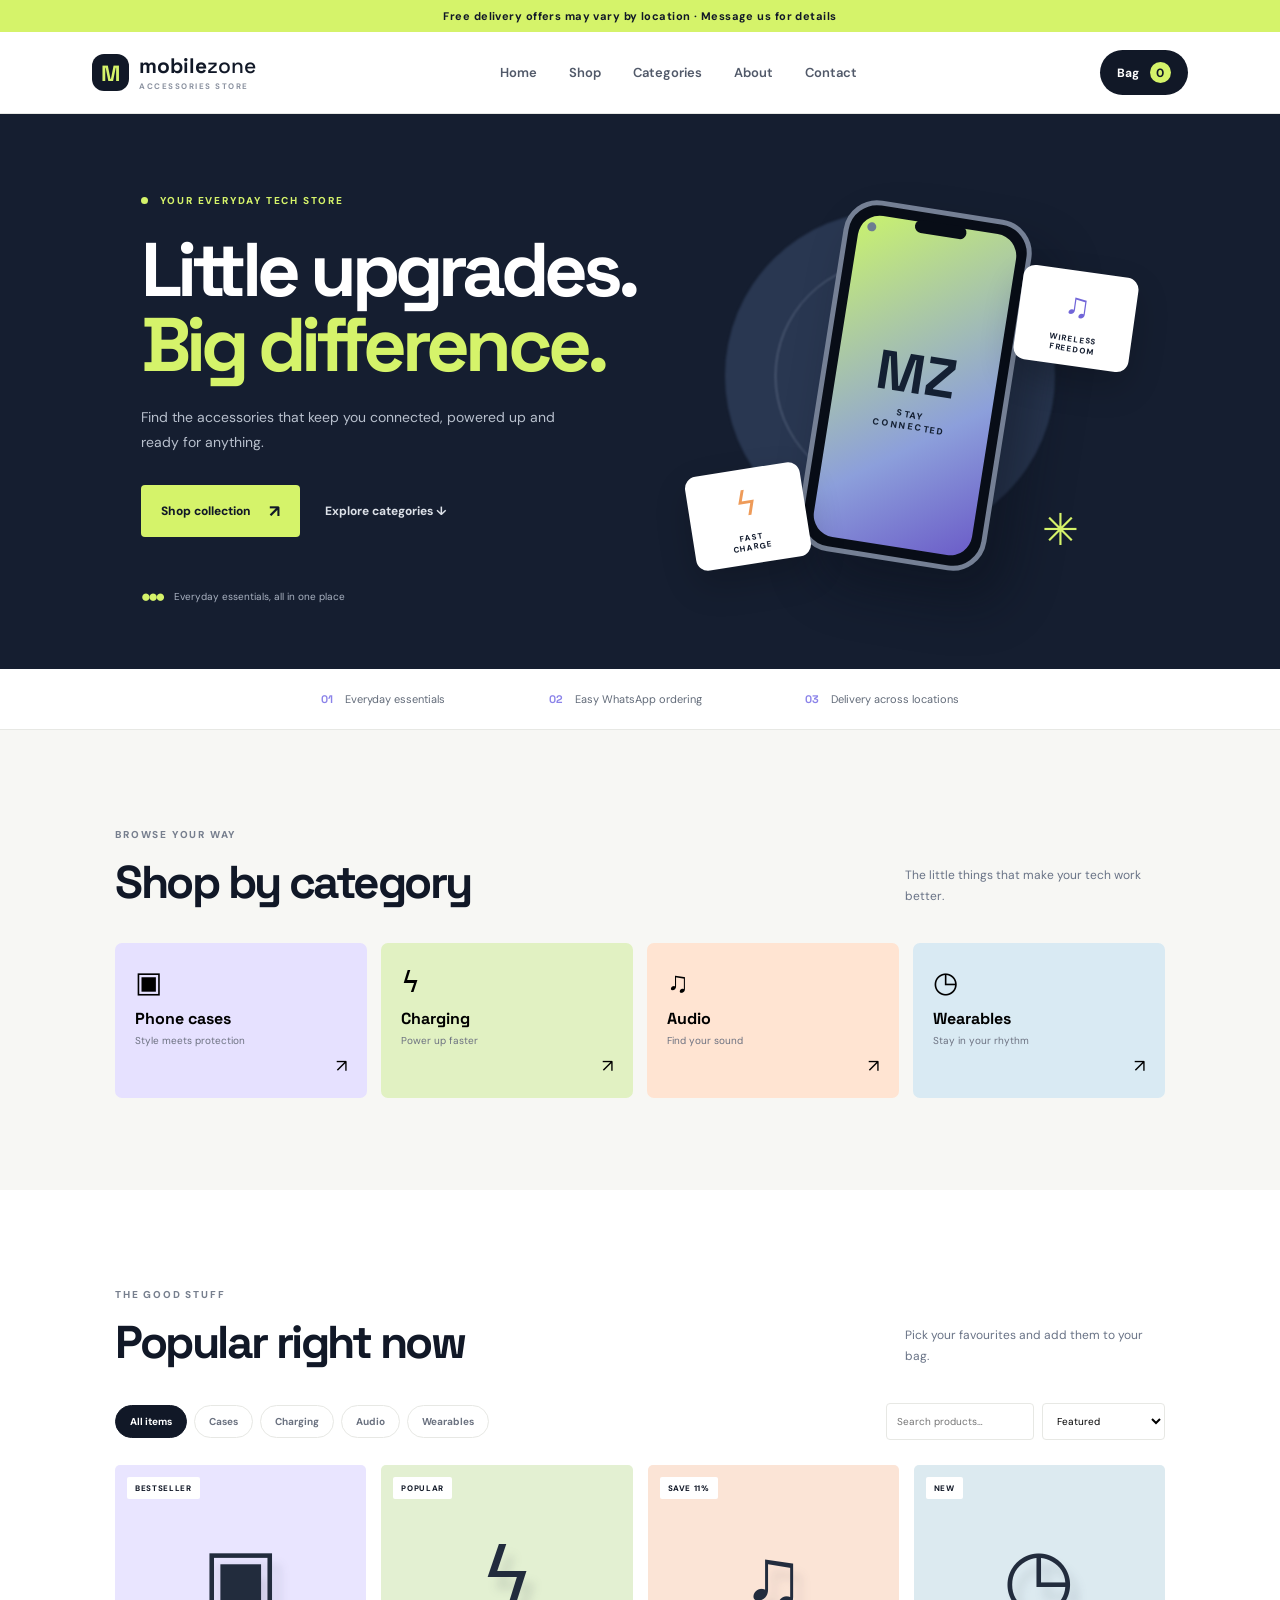
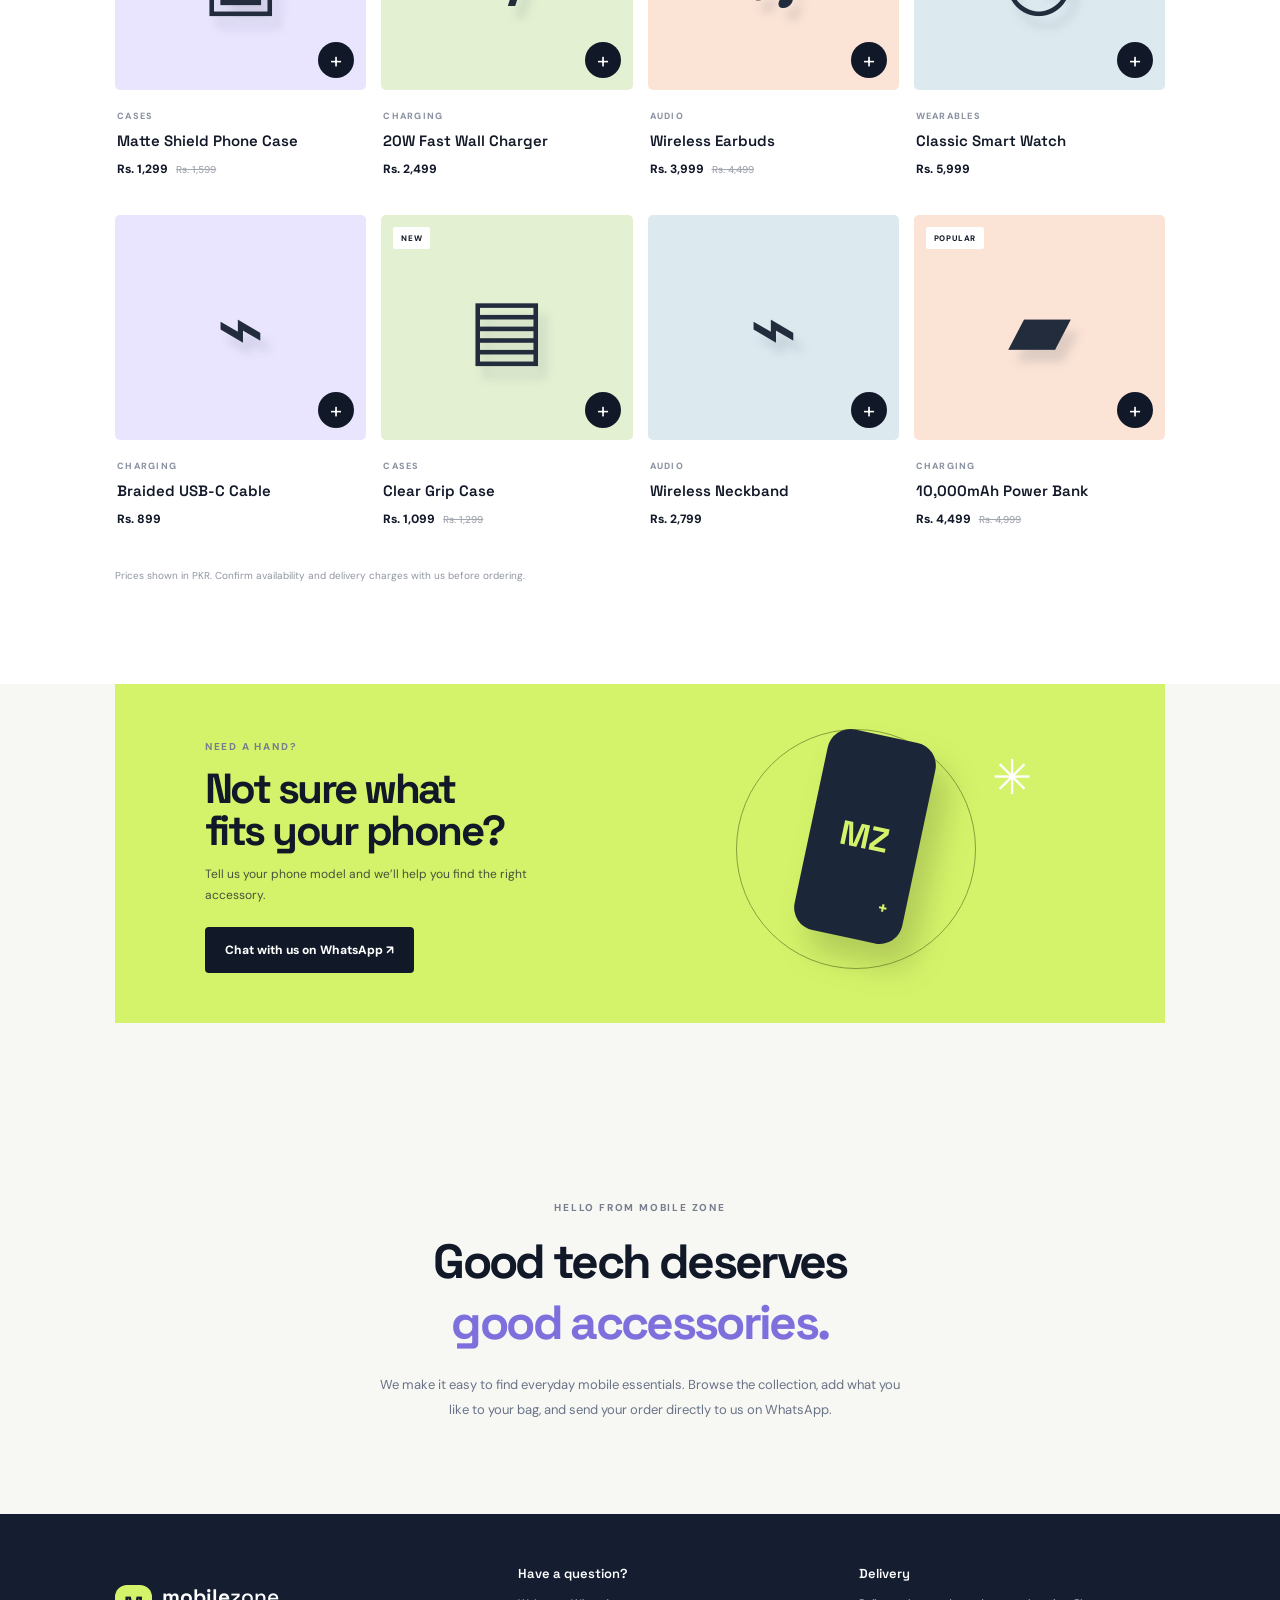
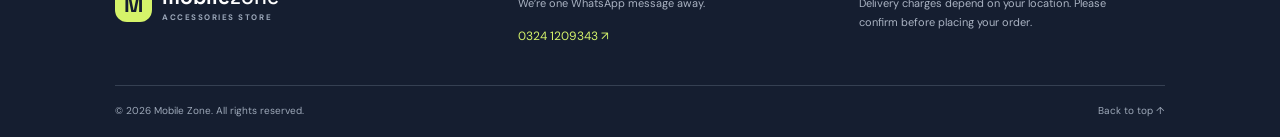
<file: index.html>
<!doctype html>
<html lang="en">
<head>
  <meta charset="utf-8">
  <meta name="viewport" content="width=device-width, initial-scale=1">
  <meta name="theme-color" content="#101827">
  <meta name="description" content="Shop phone accessories, chargers, cases, earbuds and more at Mobile Zone. Order easily on WhatsApp.">
  <title>Mobile Zone | Accessories for Every Day</title>
  <link rel="preconnect" href="https://fonts.googleapis.com">
  <link rel="preconnect" href="https://fonts.gstatic.com" crossorigin>
  <link href="https://fonts.googleapis.com/css2?family=DM+Sans:wght@400;500;600;700;800&family=Space+Grotesk:wght@500;600;700&display=swap" rel="stylesheet">
  <link rel="stylesheet" href="style.css">
  <script src="script.js" defer></script>
</head>
<body>
  <div class="announcement">Free delivery offers may vary by location · Message us for details</div>
  <header class="site-header">
    <a class="brand" href="#home"><span class="brand-mark">M</span><span>mobile<span class="brand-light">zone</span><small>ACCESSORIES STORE</small></span></a>
    <nav class="desktop-nav"><a href="#home">Home</a><a href="#shop">Shop</a><a href="#categories">Categories</a><a href="#about">About</a><a href="#contact">Contact</a></nav>
    <div class="header-actions"><button class="icon-button menu-toggle" id="menu-toggle" aria-label="Toggle menu">☰</button><button class="cart-button" id="open-cart" aria-label="Open shopping bag">Bag <span id="cart-count">0</span></button></div>
  </header>
  <main>
    <section class="hero" id="home">
      <div class="hero-copy"><span class="eyebrow"><i></i> YOUR EVERYDAY TECH STORE</span><h1>Little upgrades.<br><em>Big difference.</em></h1><p>Find the accessories that keep you connected, powered up and ready for anything.</p><div class="hero-actions"><a class="button button-light" href="#shop">Shop collection <span>↗</span></a><a class="text-link" href="#categories">Explore categories ↓</a></div><div class="hero-note"><span class="avatars">● ● ●</span> <span>Everyday essentials, all in one place</span></div></div>
      <div class="hero-art" aria-label="Illustration of mobile accessories"><div class="orb orb-one"></div><div class="orb orb-two"></div><div class="phone"><div class="phone-camera"></div><div class="phone-screen"><span>MZ</span><small>STAY<br>CONNECTED</small></div></div><div class="floating-card earbuds"><span>♫</span><small>WIRELESS<br>FREEDOM</small></div><div class="floating-card charger"><span>ϟ</span><small>FAST<br>CHARGE</small></div><div class="sparkle">✳</div></div>
    </section>
    <section class="trust-strip"><div><b>01</b><span>Everyday essentials</span></div><div><b>02</b><span>Easy WhatsApp ordering</span></div><div><b>03</b><span>Delivery across locations</span></div></section>
    <section class="section categories-section" id="categories"><div class="section-heading"><div><span class="eyebrow">BROWSE YOUR WAY</span><h2>Shop by category</h2></div><p>The little things that make your tech work better.</p></div><div class="category-grid"><button class="category-card cat-cases" data-category="Cases"><span class="category-icon">▣</span><span><b>Phone cases</b><small>Style meets protection</small></span><i>↗</i></button><button class="category-card cat-charge" data-category="Charging"><span class="category-icon">ϟ</span><span><b>Charging</b><small>Power up faster</small></span><i>↗</i></button><button class="category-card cat-audio" data-category="Audio"><span class="category-icon">♫</span><span><b>Audio</b><small>Find your sound</small></span><i>↗</i></button><button class="category-card cat-wear" data-category="Wearables"><span class="category-icon">◷</span><span><b>Wearables</b><small>Stay in your rhythm</small></span><i>↗</i></button></div></section>
    <section class="section shop-section" id="shop"><div class="section-heading"><div><span class="eyebrow">THE GOOD STUFF</span><h2>Popular right now</h2></div><p>Pick your favourites and add them to your bag.</p></div><div class="shop-toolbar"><div class="filters" id="filters"><button class="filter active" data-filter="All">All items</button><button class="filter" data-filter="Cases">Cases</button><button class="filter" data-filter="Charging">Charging</button><button class="filter" data-filter="Audio">Audio</button><button class="filter" data-filter="Wearables">Wearables</button></div><div class="shop-controls"><input id="search" type="search" placeholder="Search products…" aria-label="Search products"><select id="sort" aria-label="Sort products"><option value="featured">Featured</option><option value="low">Price: low to high</option><option value="high">Price: high to low</option></select></div></div><div class="product-grid" id="product-grid"></div><p class="empty-state" id="empty-state" hidden>No products found. Try another search.</p><p class="price-note">Prices shown in PKR. Confirm availability and delivery charges with us before ordering.</p></section>
    <section class="promo"><div><span class="eyebrow">NEED A HAND?</span><h2>Not sure what<br>fits your phone?</h2><p>Tell us your phone model and we’ll help you find the right accessory.</p><a class="button button-dark" href="https://wa.me/923241209343?text=Hello%20Mobile%20Zone%2C%20please%20help%20me%20choose%20an%20accessory." target="_blank" rel="noopener">Chat with us on WhatsApp ↗</a></div><div class="promo-art"><div class="big-ring"></div><div class="promo-phone">MZ<span>+</span></div><div class="promo-star">✳</div></div></section>
    <section class="section about-section" id="about"><span class="eyebrow">HELLO FROM MOBILE ZONE</span><h2>Good tech deserves<br><em>good accessories.</em></h2><p>We make it easy to find everyday mobile essentials. Browse the collection, add what you like to your bag, and send your order directly to us on WhatsApp.</p></section>
  </main>
  <footer id="contact"><div class="footer-main"><a class="brand brand-footer" href="#home"><span class="brand-mark">M</span><span>mobile<span class="brand-light">zone</span><small>ACCESSORIES STORE</small></span></a><div><b>Have a question?</b><p>We’re one WhatsApp message away.</p><a href="https://wa.me/923241209343" id="footer-whatsapp" target="_blank" rel="noopener">0324 1209343 ↗</a></div><div><b>Delivery</b><p>Delivery charges depend on your location. Please confirm before placing your order.</p></div></div><div class="footer-bottom"><span>© <span id="year"></span> Mobile Zone. All rights reserved.</span><a href="#home">Back to top ↑</a></div></footer>
  <div class="overlay" id="overlay"></div>
  <aside class="cart-drawer" id="cart-drawer" aria-hidden="true"><div class="drawer-head"><div><span class="eyebrow">YOUR SELECTION</span><h2>Your bag <span id="drawer-count">(0)</span></h2></div><button class="close-button" id="close-cart" aria-label="Close bag">×</button></div><div class="cart-items" id="cart-items"></div><div class="drawer-bottom"><div class="subtotal"><span>Subtotal</span><b id="subtotal">Rs. 0</b></div><small>Delivery charges depend on your location and will be confirmed on WhatsApp.</small><button class="button button-dark checkout-button" id="checkout-button">Continue to checkout ↗</button></div></aside>
  <div class="modal" id="checkout-modal"><form class="checkout-form" id="checkout-form"><div class="drawer-head"><div><span class="eyebrow">ALMOST THERE</span><h2>Delivery details</h2></div><button type="button" class="close-button" id="close-checkout" aria-label="Close checkout">×</button></div><label>Your name<input name="name" required placeholder="Full name"></label><label>Phone number<input name="phone" required type="tel" placeholder="03xx xxxxxxx"></label><label>Email (optional)<input name="email" type="email" placeholder="you@example.com"></label><label>Delivery address<textarea name="address" required rows="3" placeholder="House, street, city"></textarea></label><label>Payment preference<select name="payment"><option>Cash on delivery (confirm with store)</option><option>Discuss on WhatsApp</option></select></label><label>Order note (optional)<textarea name="note" rows="2" placeholder="Phone model, colour preference, etc."></textarea></label><div class="subtotal"><span>Order subtotal</span><b id="checkout-total">Rs. 0</b></div><button class="button button-dark checkout-button" type="submit">Send order on WhatsApp ↗</button><small>Your order details will be sent to Mobile Zone for confirmation. This is an order request, not an online payment.</small></form></div>
  <div class="toast" id="toast" role="status" aria-live="polite"></div>
</body>
</html>
</file>
<file: style.css>
:root{--ink:#111827;--muted:#697386;--paper:#f7f7f4;--line:#e7e8e4;--lime:#d5f36a;--purple:#aaa0ff;--orange:#ffb27b}*{box-sizing:border-box}html{scroll-behavior:smooth}body{margin:0;background:var(--paper);color:var(--ink);font-family:"DM Sans",sans-serif}button,input,select,textarea{font:inherit}button,a{-webkit-tap-highlight-color:transparent}a{color:inherit;text-decoration:none}.announcement{text-align:center;background:var(--lime);padding:9px 16px;font-size:11px;font-weight:700;letter-spacing:.04em}.site-header{height:82px;display:flex;align-items:center;justify-content:space-between;padding:0 7.2%;background:#fff;border-bottom:1px solid var(--line);position:sticky;top:0;z-index:20}.brand{display:flex;align-items:center;gap:10px;font:700 21px "Space Grotesk",sans-serif;line-height:1}.brand-mark{width:37px;height:37px;border-radius:12px;background:var(--ink);color:var(--lime);display:grid;place-items:center;font-size:22px}.brand-light{font-weight:500}.brand small{display:block;font:700 8px "DM Sans",sans-serif;letter-spacing:.19em;color:#8b92a0;margin-top:5px}.desktop-nav{display:flex;gap:32px;font-size:13px;font-weight:600;color:#515969}.desktop-nav a:hover,.text-link:hover{color:#6e61db}.header-actions{display:flex;gap:10px}.cart-button,.icon-button{border:0;cursor:pointer}.cart-button{background:var(--ink);color:#fff;padding:12px 17px;border-radius:30px;font-size:12px;font-weight:700}.cart-button span{display:inline-grid;place-items:center;background:var(--lime);color:var(--ink);width:21px;height:21px;border-radius:50%;margin-left:8px}.menu-toggle{display:none;background:transparent;font-size:23px}.hero{min-height:555px;background:#151e30;color:white;display:grid;grid-template-columns:1fr 1fr;padding:72px 11% 60px;overflow:hidden;position:relative}.hero-copy{z-index:2;align-self:center}.eyebrow{font-size:10px;font-weight:800;letter-spacing:.18em;color:#777f8e}.hero .eyebrow{color:var(--lime)}.hero .eyebrow i{display:inline-block;width:7px;height:7px;border-radius:50%;background:var(--lime);margin-right:8px}.hero h1{font:700 clamp(48px,6vw,76px)/.99 "Space Grotesk",sans-serif;letter-spacing:-.065em;margin:23px 0}.hero h1 em,.about-section h2 em{font-style:normal;color:var(--lime)}.hero-copy>p{max-width:420px;color:#b8c0cd;line-height:1.8;font-size:14px}.hero-actions{display:flex;align-items:center;gap:25px;margin-top:30px}.button{display:inline-flex;justify-content:center;align-items:center;gap:18px;border:0;border-radius:4px;padding:15px 20px;font-size:12px;font-weight:800;cursor:pointer}.button-light{background:var(--lime);color:var(--ink)}.button-dark{background:var(--ink);color:#fff}.button span{font-size:17px}.text-link{font-size:12px;font-weight:700;color:#dce1e8}.hero-note{margin-top:48px;display:flex;gap:12px;align-items:center;color:#aab3c2;font-size:10px}.avatars{color:var(--lime);letter-spacing:-4px;font-size:17px}.hero-art{position:relative;min-height:400px}.orb{position:absolute;border-radius:50%;filter:blur(1px)}.orb-one{width:330px;height:330px;background:#293751;top:25px;left:17%}.orb-two{width:230px;height:230px;border:1px solid #64718a;top:75px;left:27%}.phone{position:absolute;width:190px;height:355px;background:#080d17;border:5px solid #758095;border-radius:34px;top:22px;left:36%;transform:rotate(9deg);box-shadow:25px 30px 50px #080d1766;padding:10px}.phone:before{content:"";position:absolute;top:8px;left:65px;width:52px;height:13px;border-radius:10px;background:#080d17;z-index:2}.phone-camera{position:absolute;top:18px;left:18px;width:9px;height:9px;border-radius:50%;background:#6d7c91}.phone-screen{height:100%;border-radius:22px;background:linear-gradient(145deg,#c9f26e,#8c9fdb 65%,#6b5cc8);display:flex;flex-direction:column;align-items:center;justify-content:center;color:#142033}.phone-screen span{font:700 55px "Space Grotesk"}.phone-screen small{font-size:9px;letter-spacing:.2em;font-weight:800;text-align:center}.floating-card{position:absolute;background:#fff;color:#151e30;width:116px;height:95px;border-radius:12px;box-shadow:0 15px 35px #0003;display:flex;flex-direction:column;align-items:center;justify-content:center;gap:6px}.floating-card>span{font-size:34px;color:#7165d8}.floating-card small{font-size:8px;font-weight:800;letter-spacing:.12em;text-align:center}.earbuds{top:85px;right:1%;transform:rotate(8deg)}.charger{bottom:45px;left:10%;transform:rotate(-9deg)}.charger>span{color:#ee9b59}.sparkle{position:absolute;right:12%;bottom:50px;color:var(--lime);font-size:44px}.trust-strip{display:flex;justify-content:center;gap:9%;padding:23px 5%;background:#fff;border-bottom:1px solid var(--line)}.trust-strip div{display:flex;gap:12px;align-items:center;font-size:11px;color:#626b79}.trust-strip b{font:700 11px "Space Grotesk";color:#8b83e9}.section{padding:92px 9%}.section-heading{display:flex;justify-content:space-between;align-items:end;margin-bottom:32px}.section-heading h2,.about-section h2{font:700 clamp(32px,4vw,46px) "Space Grotesk";letter-spacing:-.055em;margin:10px 0 0}.section-heading>p{font-size:12px;color:var(--muted);max-width:260px;line-height:1.7;margin:0 0 5px}.category-grid{display:grid;grid-template-columns:repeat(4,1fr);gap:14px}.category-card{border:0;text-align:left;min-height:155px;border-radius:7px;padding:20px;display:flex;flex-direction:column;justify-content:space-between;cursor:pointer;transition:transform .2s}.category-card:hover{transform:translateY(-5px)}.cat-cases{background:#e6e1ff}.cat-charge{background:#e1f1c2}.cat-audio{background:#ffe4d2}.cat-wear{background:#d9eaf3}.category-icon{font-size:29px}.category-card b{display:block;font:700 16px "Space Grotesk"}.category-card small{display:block;color:#6c7180;font-size:10px;margin-top:5px}.category-card i{font-style:normal;align-self:flex-end;font-size:18px}.shop-section{background:#fff}.shop-toolbar{display:flex;justify-content:space-between;gap:15px;align-items:center;margin-bottom:25px}.filters{display:flex;gap:7px;flex-wrap:wrap}.filter{background:transparent;border:1px solid var(--line);border-radius:30px;padding:9px 14px;color:#6b7280;font-size:10px;font-weight:700;cursor:pointer}.filter.active{background:var(--ink);border-color:var(--ink);color:#fff}.shop-controls{display:flex;gap:8px}.shop-controls input,.shop-controls select{border:1px solid var(--line);background:#fff;border-radius:4px;padding:10px;font-size:10px;max-width:150px;outline-color:#9d91ff}.product-grid{display:grid;grid-template-columns:repeat(4,1fr);gap:24px 15px}.product-card{min-width:0}.product-visual{height:225px;position:relative;border-radius:5px;display:grid;place-items:center;overflow:hidden}.tone-1{background:#e9e5ff}.tone-2{background:#e3f0d2}.tone-3{background:#fbe4d6}.tone-4{background:#dceaf0}.product-symbol{font-size:82px;color:#222c3d;filter:drop-shadow(8px 12px 5px #27304422)}.product-badge{position:absolute;top:12px;left:12px;background:#fff;padding:6px 8px;border-radius:2px;font-size:8px;font-weight:800;letter-spacing:.08em}.quick-add{position:absolute;right:12px;bottom:12px;border:0;border-radius:50%;width:36px;height:36px;background:var(--ink);color:white;font-size:22px;cursor:pointer}.product-info{padding:13px 2px}.product-category{font-size:9px;color:#8a91a0;text-transform:uppercase;letter-spacing:.14em;font-weight:800}.product-info h3{font:600 15px "Space Grotesk";margin:7px 0}.product-price{font-size:12px;font-weight:800}.product-price del{font-size:10px;color:#a1a6af;font-weight:500;margin-left:5px}.price-note{font-size:10px;color:#9096a1;margin-top:28px}.empty-state{padding:35px;text-align:center;color:var(--muted)}.promo{margin:0 9% 80px;background:var(--lime);min-height:300px;padding:50px 7%;display:grid;grid-template-columns:1fr 1fr;overflow:hidden;position:relative}.promo h2{font:700 42px/.99 "Space Grotesk";letter-spacing:-.06em;margin:13px 0}.promo p{font-size:12px;max-width:340px;line-height:1.7;color:#46513a;margin-bottom:22px}.promo-art{position:relative;min-height:220px}.big-ring{position:absolute;width:240px;height:240px;border:1px solid #899f3b;border-radius:50%;left:22%;top:-5px}.promo-phone{position:absolute;left:39%;top:0;width:110px;height:205px;border-radius:23px;background:#1b2639;color:var(--lime);display:grid;place-items:center;font:700 34px "Space Grotesk";transform:rotate(12deg);box-shadow:18px 20px 30px #53622b44}.promo-phone span{position:absolute;right:17px;bottom:25px;font-size:18px}.promo-star{position:absolute;top:12px;right:10%;font-size:48px;color:#fff}.about-section{text-align:center;max-width:780px;margin:auto}.about-section h2{font-size:48px;margin:15px 0}.about-section h2 em{color:#7d70dc}.about-section p{max-width:540px;margin:20px auto 0;color:var(--muted);font-size:13px;line-height:1.9}footer{background:#151e30;color:#fff;padding:48px 9% 20px}.footer-main{display:grid;grid-template-columns:1.2fr 1fr 1fr;gap:35px;padding-bottom:40px}.brand-footer .brand-mark{background:var(--lime);color:#151e30}.brand-footer small{color:#9ca8ba}.footer-main b{font:600 13px "Space Grotesk"}.footer-main p{font-size:11px;color:#aab3c2;line-height:1.7;max-width:250px}.footer-main a:not(.brand){font-size:12px;color:var(--lime)}.footer-bottom{border-top:1px solid #354052;padding-top:18px;display:flex;justify-content:space-between;color:#9da8b8;font-size:10px}.overlay{position:fixed;inset:0;background:#10182788;z-index:30;opacity:0;visibility:hidden;transition:.25s}.overlay.show{opacity:1;visibility:visible}.cart-drawer{position:fixed;right:0;top:0;height:100dvh;width:min(430px,100%);background:#fff;z-index:31;padding:28px;display:flex;flex-direction:column;transform:translateX(105%);transition:.3s}.cart-drawer.open{transform:translateX(0)}.drawer-head{display:flex;justify-content:space-between;align-items:center}.drawer-head h2{font:700 25px "Space Grotesk";margin:7px 0}.drawer-head h2 span{font:400 13px "DM Sans";color:#9096a1}.close-button{border:0;background:#f0f1f3;border-radius:50%;width:35px;height:35px;font-size:22px;cursor:pointer}.cart-items{overflow:auto;flex:1;padding:20px 0}.cart-empty{color:var(--muted);font-size:13px;text-align:center;padding:50px 0}.cart-line{display:grid;grid-template-columns:60px 1fr 25px;gap:13px;padding:14px 0;border-bottom:1px solid var(--line)}.cart-thumb{height:60px;background:#e9e5ff;border-radius:5px;display:grid;place-items:center;font-size:25px}.cart-line h4{font:600 13px "Space Grotesk";margin:3px 0 6px}.cart-line small{font-size:10px;color:var(--muted)}.quantity{display:flex;align-items:center;gap:12px;margin-top:8px}.quantity button,.remove-item{border:0;background:#f0f1f3;width:23px;height:23px;border-radius:50%;cursor:pointer}.quantity span{font-size:11px}.remove-item{background:transparent;font-size:18px}.drawer-bottom{border-top:1px solid var(--line);padding-top:18px}.subtotal{display:flex;justify-content:space-between;font-size:13px;margin:10px 0 15px}.drawer-bottom>small,.checkout-form>small{display:block;font-size:10px;line-height:1.6;color:#858d9b}.checkout-button{width:100%;margin-top:17px}.modal{position:fixed;inset:0;z-index:40;background:#10182799;display:grid;place-items:center;padding:15px;opacity:0;visibility:hidden;transition:.2s}.modal.show{opacity:1;visibility:visible}.checkout-form{background:#fff;border-radius:8px;width:min(480px,100%);max-height:90dvh;overflow:auto;padding:25px}.checkout-form label{display:block;font-size:11px;font-weight:700;margin-top:14px}.checkout-form input,.checkout-form textarea,.checkout-form select{display:block;width:100%;margin-top:6px;border:1px solid var(--line);border-radius:4px;padding:11px;font-size:12px;outline-color:#9d91ff}.toast{position:fixed;bottom:25px;left:50%;transform:translate(-50%,20px);background:#151e30;color:#fff;padding:12px 18px;border-radius:30px;font-size:11px;opacity:0;transition:.2s;z-index:60;pointer-events:none}.toast.show{opacity:1;transform:translate(-50%,0)}@media(max-width:900px){.site-header{padding:0 4%}.desktop-nav{gap:15px}.hero{padding:60px 7%}.section{padding:70px 6%}.product-grid{grid-template-columns:repeat(3,1fr)}.category-grid{grid-template-columns:repeat(2,1fr)}}@media(max-width:650px){.site-header{height:68px}.menu-toggle{display:block}.desktop-nav{display:none;position:absolute;top:68px;left:0;right:0;background:#fff;padding:18px 6%;box-shadow:0 12px 18px #1112;flex-direction:column;gap:18px}.desktop-nav.open{display:flex}.hero{grid-template-columns:1fr;padding:55px 7% 25px}.hero h1{font-size:55px}.hero-art{min-height:350px;margin-top:15px}.phone{left:33%;height:300px;width:160px}.orb-one{width:280px;height:280px;left:10%}.orb-two{left:18%}.earbuds{right:0}.charger{left:0}.trust-strip{gap:14px;padding:18px 5%;justify-content:space-around}.trust-strip div{gap:5px;flex-direction:column;text-align:center;font-size:9px}.section{padding:60px 6%}.section-heading{display:block}.section-heading>p{margin-top:12px}.category-grid{gap:9px}.category-card{min-height:140px;padding:15px}.shop-toolbar{display:block}.shop-controls{margin-top:12px}.shop-controls input{flex:1;max-width:none}.filters{gap:5px}.filter{padding:8px 10px}.product-grid{grid-template-columns:repeat(2,minmax(0,1fr));gap:15px 10px}.product-visual{height:170px}.product-symbol{font-size:65px}.promo{margin:0 5% 50px;padding:35px 7%;grid-template-columns:1fr}.promo h2{font-size:37px}.promo-art{min-height:210px}.about-section h2{font-size:39px}.footer-main{grid-template-columns:1fr;gap:25px}.footer-bottom{gap:12px;font-size:9px}.cart-drawer{padding:22px}}
</file>
